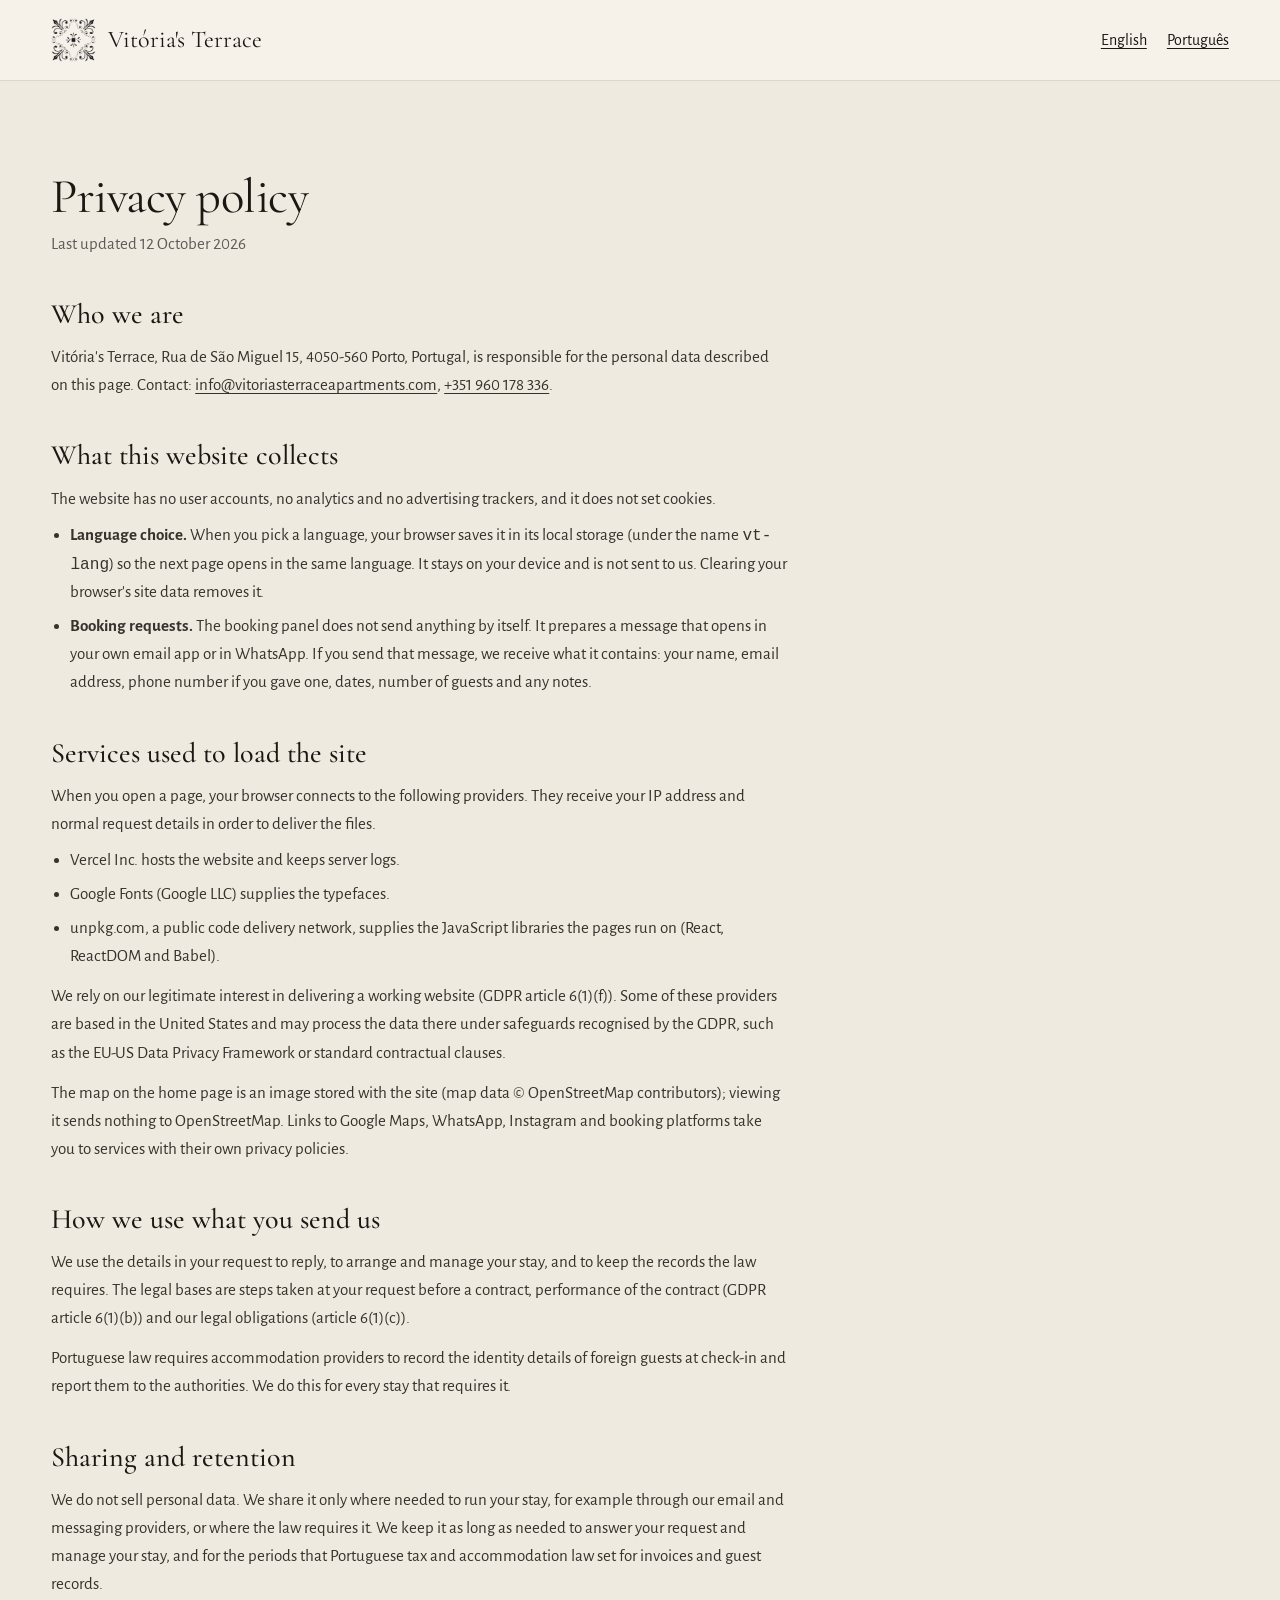
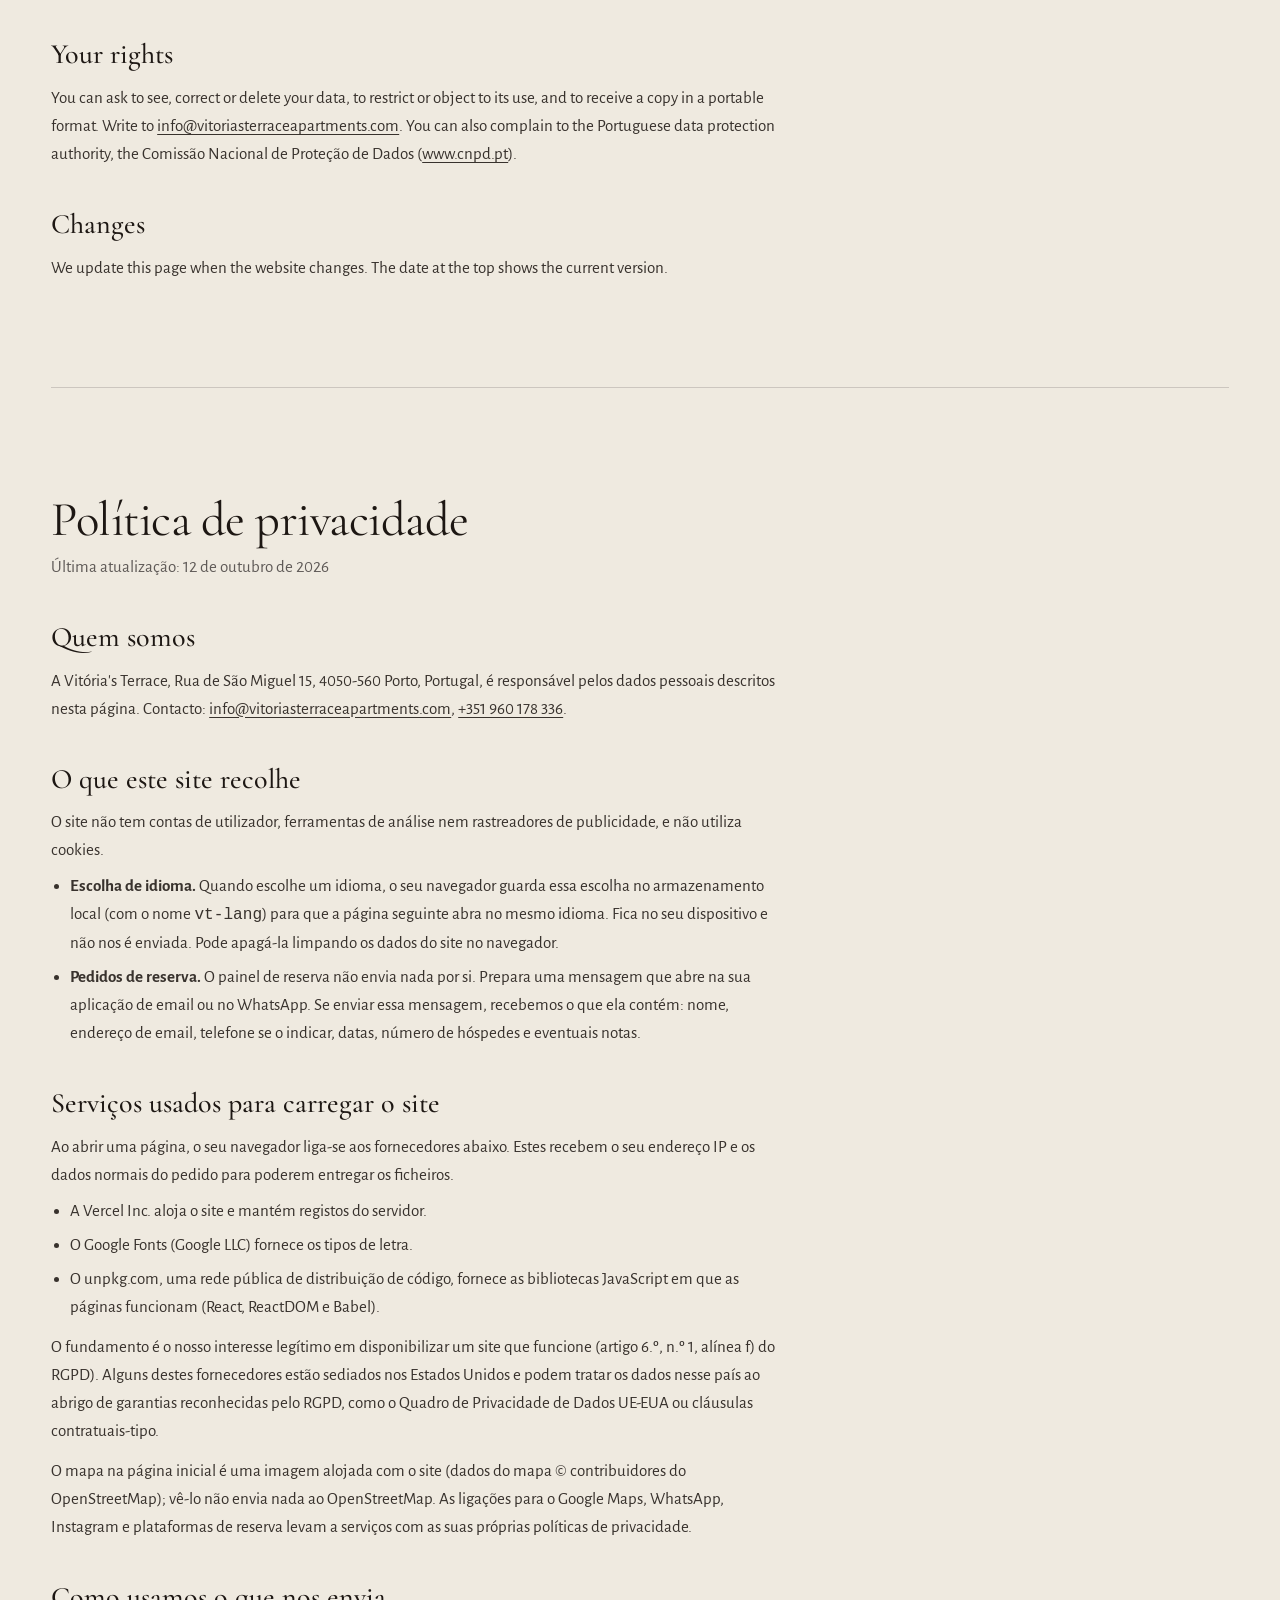
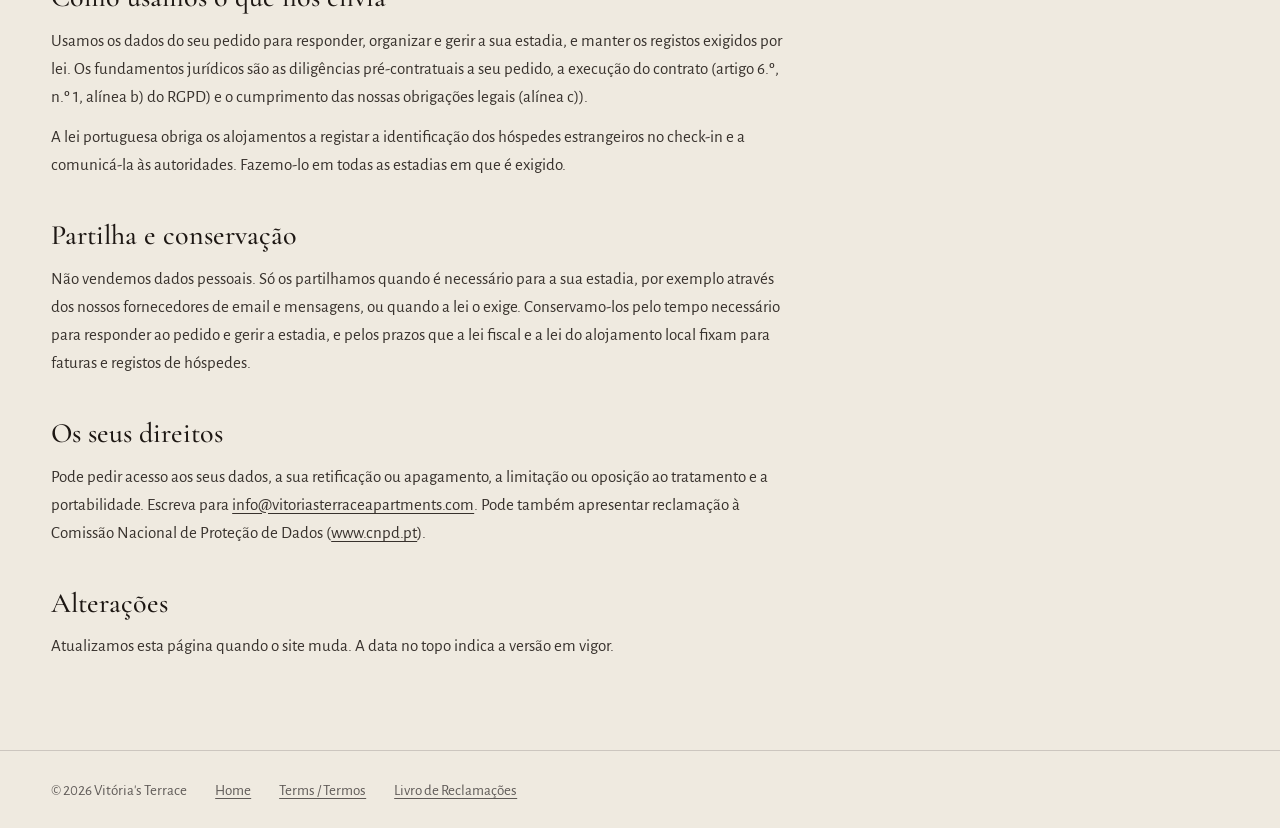
<file: privacy.html>
<!doctype html>
<html lang="en">
<head>
  <meta charset="utf-8" />
  <meta name="viewport" content="width=device-width, initial-scale=1" />
  <title>Privacy · Vitória's Terrace · Porto</title>
  <meta name="description" content="How the Vitória's Terrace website handles personal data, and how we use the details you send with a booking request." />
  <meta name="theme-color" content="#f3efe7" />
  <link rel="icon" href="assets/mark.png" type="image/png" />
  <link rel="preconnect" href="https://fonts.googleapis.com">
  <link rel="preconnect" href="https://fonts.gstatic.com" crossorigin>
  <link href="https://fonts.googleapis.com/css2?family=Alegreya+Sans:ital,wght@0,400;0,500;0,700;1,400&family=Cormorant+Garamond:ital,wght@0,400;0,500;1,400;1,500&display=swap" rel="stylesheet">
  <link rel="stylesheet" href="styles.css">
</head>
<body>
  <header class="vt-legal-bar">
    <div class="container">
      <a href="index.html" class="vt-nav__logo"><img src="assets/mark.png" alt="" width="44" height="44" /><span class="vt-nav__name">Vitória's Terrace</span></a>
      <nav aria-label="Language">
        <a href="#en" hreflang="en">English</a>
        <a href="#pt" hreflang="pt-PT">Português</a>
      </nav>
    </div>
  </header>

  <main class="container">
    <article id="en" class="vt-legal">
      <h1 class="display-md">Privacy policy</h1>
      <p class="vt-legal__updated">Last updated 12 October 2026</p>

      <h2>Who we are</h2>
      <p>Vitória's Terrace, Rua de São Miguel 15, 4050-560 Porto, Portugal, is responsible for the personal data described on this page. Contact: <a href="mailto:info@vitoriasterraceapartments.com">info@vitoriasterraceapartments.com</a>, <a href="tel:+351960178336">+351 960 178 336</a>.</p>

      <h2>What this website collects</h2>
      <p>The website has no user accounts, no analytics and no advertising trackers, and it does not set cookies.</p>
      <ul>
        <li><strong>Language choice.</strong> When you pick a language, your browser saves it in its local storage (under the name <code>vt-lang</code>) so the next page opens in the same language. It stays on your device and is not sent to us. Clearing your browser's site data removes it.</li>
        <li><strong>Booking requests.</strong> The booking panel does not send anything by itself. It prepares a message that opens in your own email app or in WhatsApp. If you send that message, we receive what it contains: your name, email address, phone number if you gave one, dates, number of guests and any notes.</li>
      </ul>

      <h2>Services used to load the site</h2>
      <p>When you open a page, your browser connects to the following providers. They receive your IP address and normal request details in order to deliver the files.</p>
      <ul>
        <li>Vercel Inc. hosts the website and keeps server logs.</li>
        <li>Google Fonts (Google LLC) supplies the typefaces.</li>
        <li>unpkg.com, a public code delivery network, supplies the JavaScript libraries the pages run on (React, ReactDOM and Babel).</li>
      </ul>
      <p>We rely on our legitimate interest in delivering a working website (GDPR article 6(1)(f)). Some of these providers are based in the United States and may process the data there under safeguards recognised by the GDPR, such as the EU-US Data Privacy Framework or standard contractual clauses.</p>
      <p>The map on the home page is an image stored with the site (map data © OpenStreetMap contributors); viewing it sends nothing to OpenStreetMap. Links to Google Maps, WhatsApp, Instagram and booking platforms take you to services with their own privacy policies.</p>

      <h2>How we use what you send us</h2>
      <p>We use the details in your request to reply, to arrange and manage your stay, and to keep the records the law requires. The legal bases are steps taken at your request before a contract, performance of the contract (GDPR article 6(1)(b)) and our legal obligations (article 6(1)(c)).</p>
      <p>Portuguese law requires accommodation providers to record the identity details of foreign guests at check-in and report them to the authorities. We do this for every stay that requires it.</p>

      <h2>Sharing and retention</h2>
      <p>We do not sell personal data. We share it only where needed to run your stay, for example through our email and messaging providers, or where the law requires it. We keep it as long as needed to answer your request and manage your stay, and for the periods that Portuguese tax and accommodation law set for invoices and guest records.</p>

      <h2>Your rights</h2>
      <p>You can ask to see, correct or delete your data, to restrict or object to its use, and to receive a copy in a portable format. Write to <a href="mailto:info@vitoriasterraceapartments.com">info@vitoriasterraceapartments.com</a>. You can also complain to the Portuguese data protection authority, the Comissão Nacional de Proteção de Dados (<a href="https://www.cnpd.pt/" rel="noopener">www.cnpd.pt</a>).</p>

      <h2>Changes</h2>
      <p>We update this page when the website changes. The date at the top shows the current version.</p>
    </article>

    <hr />

    <article id="pt" class="vt-legal" lang="pt-PT">
      <h1 class="display-md">Política de privacidade</h1>
      <p class="vt-legal__updated">Última atualização: 12 de outubro de 2026</p>

      <h2>Quem somos</h2>
      <p>A Vitória's Terrace, Rua de São Miguel 15, 4050-560 Porto, Portugal, é responsável pelos dados pessoais descritos nesta página. Contacto: <a href="mailto:info@vitoriasterraceapartments.com">info@vitoriasterraceapartments.com</a>, <a href="tel:+351960178336">+351 960 178 336</a>.</p>

      <h2>O que este site recolhe</h2>
      <p>O site não tem contas de utilizador, ferramentas de análise nem rastreadores de publicidade, e não utiliza cookies.</p>
      <ul>
        <li><strong>Escolha de idioma.</strong> Quando escolhe um idioma, o seu navegador guarda essa escolha no armazenamento local (com o nome <code>vt-lang</code>) para que a página seguinte abra no mesmo idioma. Fica no seu dispositivo e não nos é enviada. Pode apagá-la limpando os dados do site no navegador.</li>
        <li><strong>Pedidos de reserva.</strong> O painel de reserva não envia nada por si. Prepara uma mensagem que abre na sua aplicação de email ou no WhatsApp. Se enviar essa mensagem, recebemos o que ela contém: nome, endereço de email, telefone se o indicar, datas, número de hóspedes e eventuais notas.</li>
      </ul>

      <h2>Serviços usados para carregar o site</h2>
      <p>Ao abrir uma página, o seu navegador liga-se aos fornecedores abaixo. Estes recebem o seu endereço IP e os dados normais do pedido para poderem entregar os ficheiros.</p>
      <ul>
        <li>A Vercel Inc. aloja o site e mantém registos do servidor.</li>
        <li>O Google Fonts (Google LLC) fornece os tipos de letra.</li>
        <li>O unpkg.com, uma rede pública de distribuição de código, fornece as bibliotecas JavaScript em que as páginas funcionam (React, ReactDOM e Babel).</li>
      </ul>
      <p>O fundamento é o nosso interesse legítimo em disponibilizar um site que funcione (artigo 6.º, n.º 1, alínea f) do RGPD). Alguns destes fornecedores estão sediados nos Estados Unidos e podem tratar os dados nesse país ao abrigo de garantias reconhecidas pelo RGPD, como o Quadro de Privacidade de Dados UE-EUA ou cláusulas contratuais-tipo.</p>
      <p>O mapa na página inicial é uma imagem alojada com o site (dados do mapa © contribuidores do OpenStreetMap); vê-lo não envia nada ao OpenStreetMap. As ligações para o Google Maps, WhatsApp, Instagram e plataformas de reserva levam a serviços com as suas próprias políticas de privacidade.</p>

      <h2>Como usamos o que nos envia</h2>
      <p>Usamos os dados do seu pedido para responder, organizar e gerir a sua estadia, e manter os registos exigidos por lei. Os fundamentos jurídicos são as diligências pré-contratuais a seu pedido, a execução do contrato (artigo 6.º, n.º 1, alínea b) do RGPD) e o cumprimento das nossas obrigações legais (alínea c)).</p>
      <p>A lei portuguesa obriga os alojamentos a registar a identificação dos hóspedes estrangeiros no check-in e a comunicá-la às autoridades. Fazemo-lo em todas as estadias em que é exigido.</p>

      <h2>Partilha e conservação</h2>
      <p>Não vendemos dados pessoais. Só os partilhamos quando é necessário para a sua estadia, por exemplo através dos nossos fornecedores de email e mensagens, ou quando a lei o exige. Conservamo-los pelo tempo necessário para responder ao pedido e gerir a estadia, e pelos prazos que a lei fiscal e a lei do alojamento local fixam para faturas e registos de hóspedes.</p>

      <h2>Os seus direitos</h2>
      <p>Pode pedir acesso aos seus dados, a sua retificação ou apagamento, a limitação ou oposição ao tratamento e a portabilidade. Escreva para <a href="mailto:info@vitoriasterraceapartments.com">info@vitoriasterraceapartments.com</a>. Pode também apresentar reclamação à Comissão Nacional de Proteção de Dados (<a href="https://www.cnpd.pt/" rel="noopener">www.cnpd.pt</a>).</p>

      <h2>Alterações</h2>
      <p>Atualizamos esta página quando o site muda. A data no topo indica a versão em vigor.</p>
    </article>
  </main>

  <footer class="vt-legal-foot">
    <div class="container">
      <span>© 2026 Vitória's Terrace</span>
      <a href="index.html">Home</a>
      <a href="terms.html">Terms / Termos</a>
      <a href="https://www.livroreclamacoes.pt/" rel="noopener">Livro de Reclamações</a>
    </div>
  </footer>
</body>
</html>
</file>
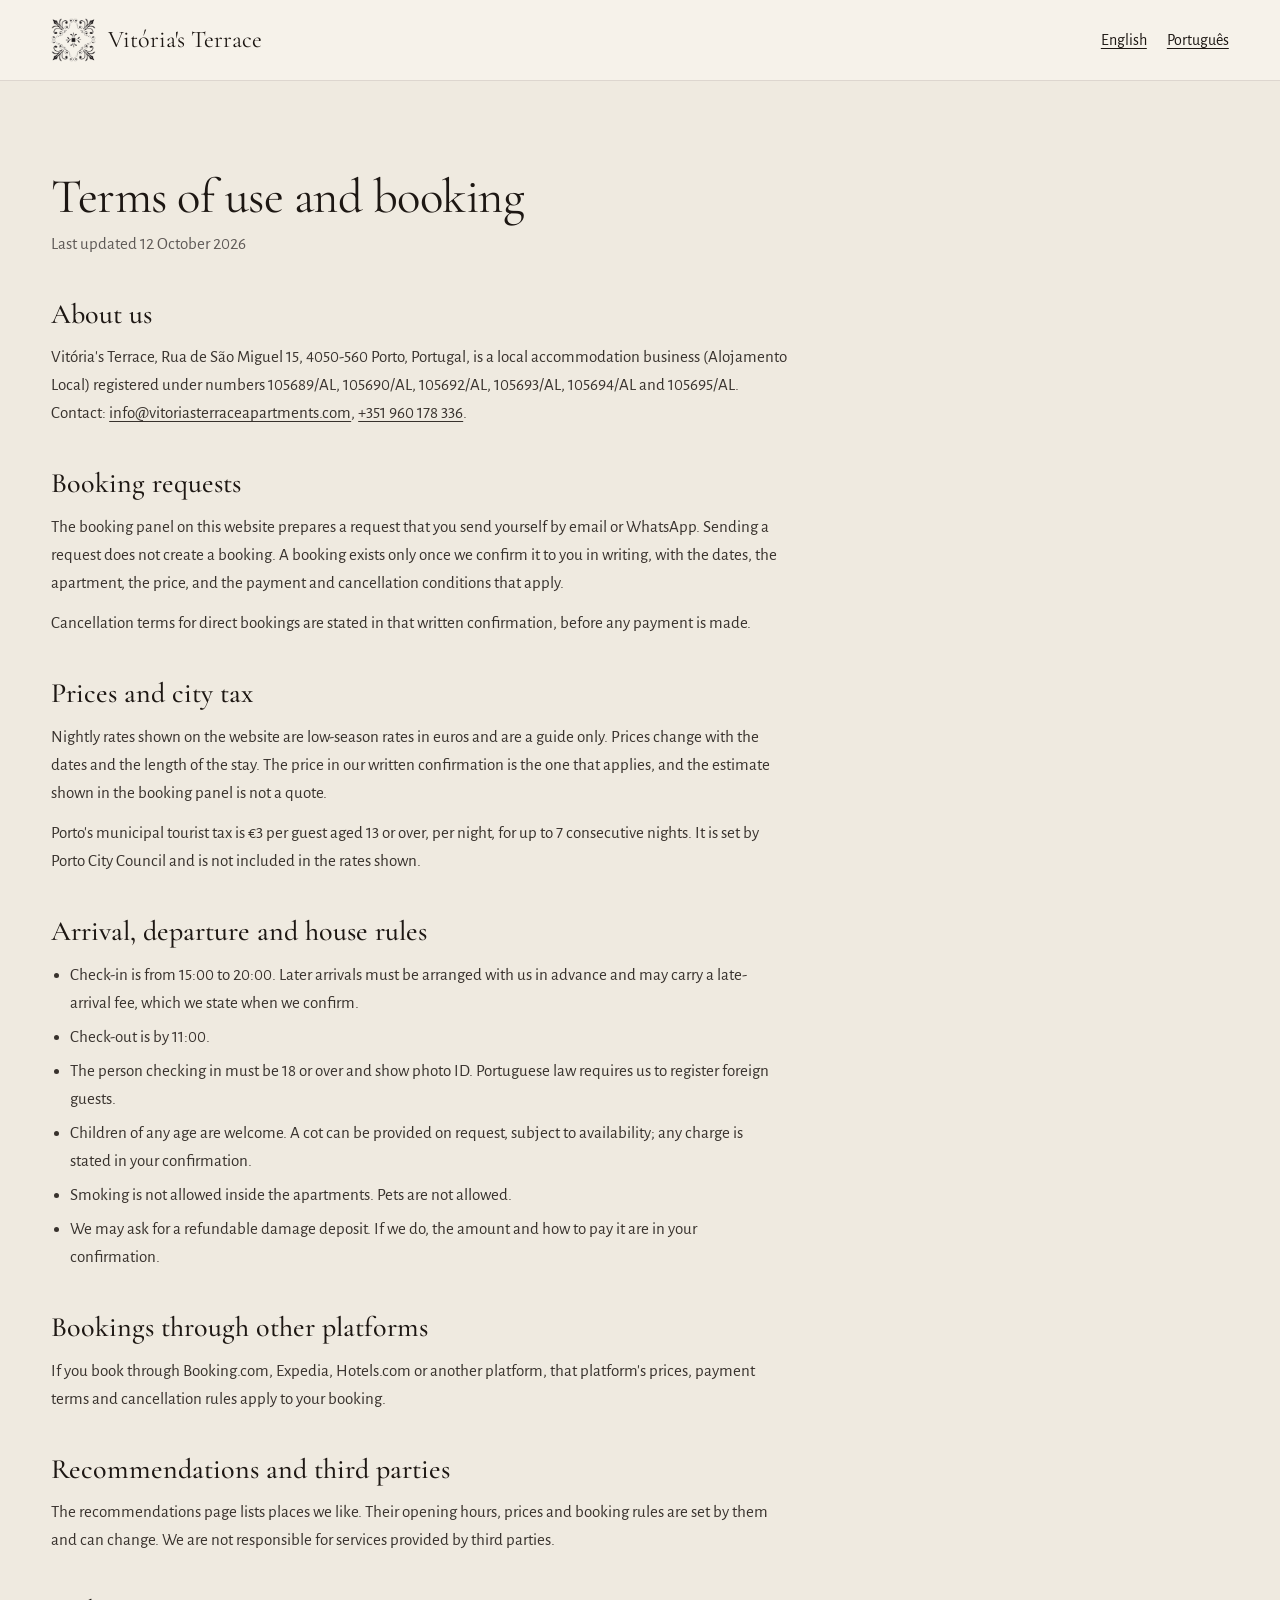
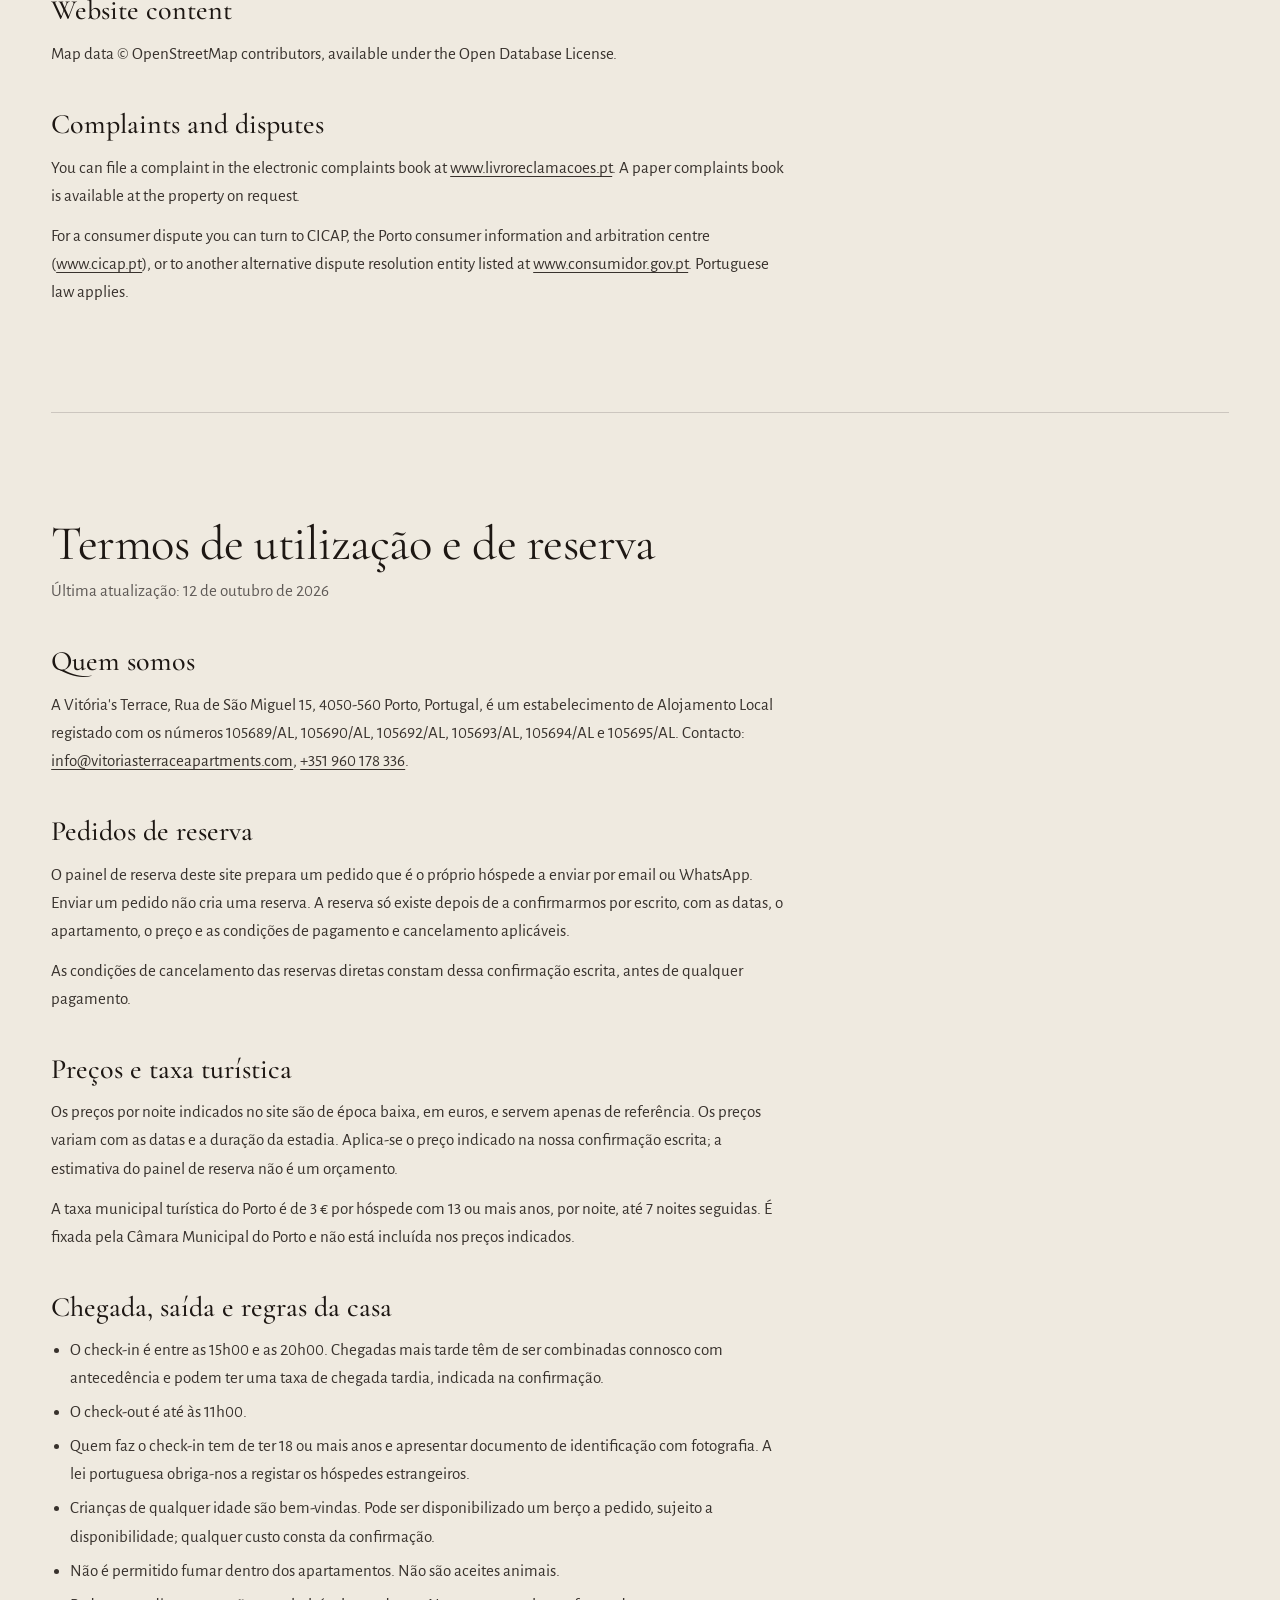
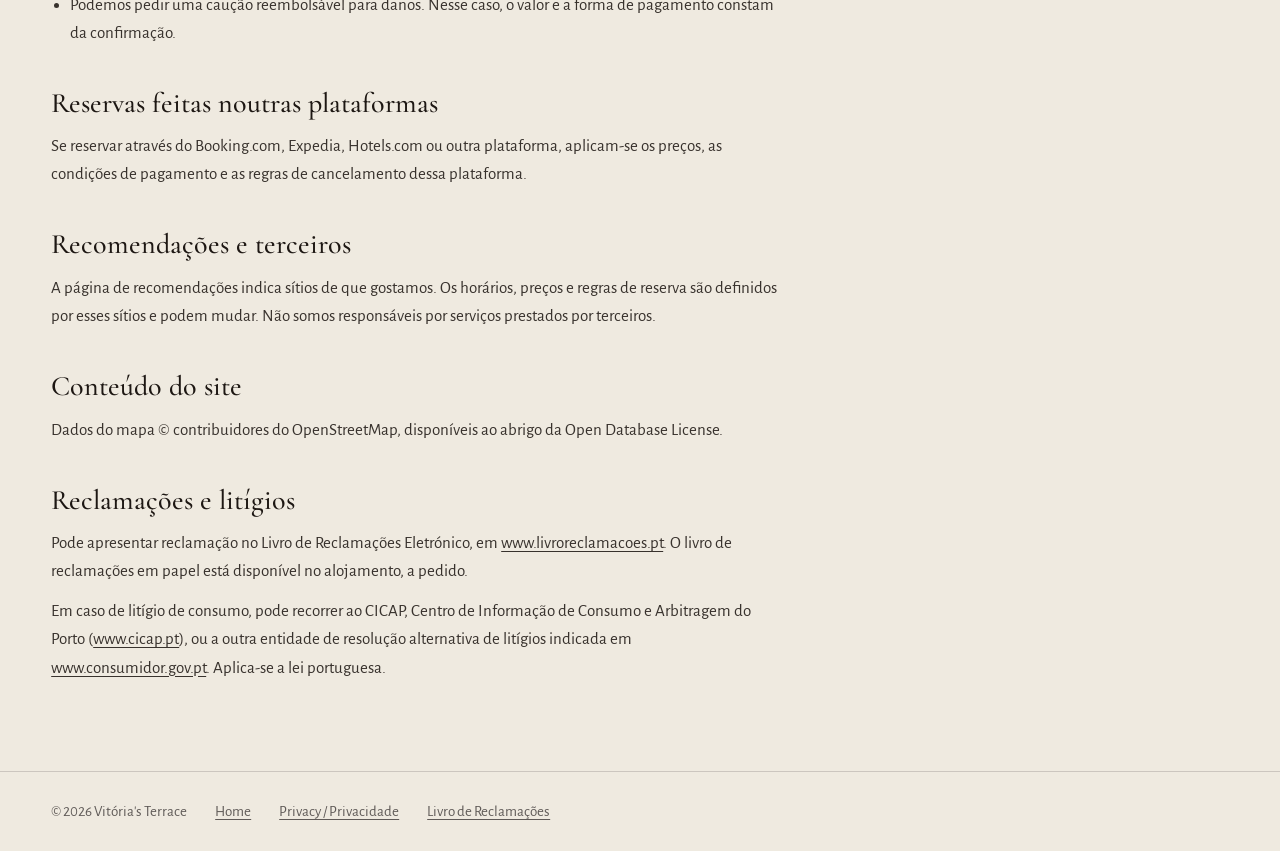
<file: terms.html>
<!doctype html>
<html lang="en">
<head>
  <meta charset="utf-8" />
  <meta name="viewport" content="width=device-width, initial-scale=1" />
  <title>Terms · Vitória's Terrace · Porto</title>
  <meta name="description" content="Terms for using the Vitória's Terrace website and for booking requests: prices, city tax, check-in and check-out, house rules and complaints." />
  <meta name="theme-color" content="#f3efe7" />
  <link rel="icon" href="assets/mark.png" type="image/png" />
  <link rel="preconnect" href="https://fonts.googleapis.com">
  <link rel="preconnect" href="https://fonts.gstatic.com" crossorigin>
  <link href="https://fonts.googleapis.com/css2?family=Alegreya+Sans:ital,wght@0,400;0,500;0,700;1,400&family=Cormorant+Garamond:ital,wght@0,400;0,500;1,400;1,500&display=swap" rel="stylesheet">
  <link rel="stylesheet" href="styles.css">
</head>
<body>
  <header class="vt-legal-bar">
    <div class="container">
      <a href="index.html" class="vt-nav__logo"><img src="assets/mark.png" alt="" width="44" height="44" /><span class="vt-nav__name">Vitória's Terrace</span></a>
      <nav aria-label="Language">
        <a href="#en" hreflang="en">English</a>
        <a href="#pt" hreflang="pt-PT">Português</a>
      </nav>
    </div>
  </header>

  <main class="container">
    <article id="en" class="vt-legal">
      <h1 class="display-md">Terms of use and booking</h1>
      <p class="vt-legal__updated">Last updated 12 October 2026</p>

      <h2>About us</h2>
      <p>Vitória's Terrace, Rua de São Miguel 15, 4050-560 Porto, Portugal, is a local accommodation business (Alojamento Local) registered under numbers 105689/AL, 105690/AL, 105692/AL, 105693/AL, 105694/AL and 105695/AL. Contact: <a href="mailto:info@vitoriasterraceapartments.com">info@vitoriasterraceapartments.com</a>, <a href="tel:+351960178336">+351 960 178 336</a>.</p>

      <h2>Booking requests</h2>
      <p>The booking panel on this website prepares a request that you send yourself by email or WhatsApp. Sending a request does not create a booking. A booking exists only once we confirm it to you in writing, with the dates, the apartment, the price, and the payment and cancellation conditions that apply.</p>
      <p>Cancellation terms for direct bookings are stated in that written confirmation, before any payment is made.</p>

      <h2>Prices and city tax</h2>
      <p>Nightly rates shown on the website are low-season rates in euros and are a guide only. Prices change with the dates and the length of the stay. The price in our written confirmation is the one that applies, and the estimate shown in the booking panel is not a quote.</p>
      <p>Porto's municipal tourist tax is €3 per guest aged 13 or over, per night, for up to 7 consecutive nights. It is set by Porto City Council and is not included in the rates shown.</p>

      <h2>Arrival, departure and house rules</h2>
      <ul>
        <li>Check-in is from 15:00 to 20:00. Later arrivals must be arranged with us in advance and may carry a late-arrival fee, which we state when we confirm.</li>
        <li>Check-out is by 11:00.</li>
        <li>The person checking in must be 18 or over and show photo ID. Portuguese law requires us to register foreign guests.</li>
        <li>Children of any age are welcome. A cot can be provided on request, subject to availability; any charge is stated in your confirmation.</li>
        <li>Smoking is not allowed inside the apartments. Pets are not allowed.</li>
        <li>We may ask for a refundable damage deposit. If we do, the amount and how to pay it are in your confirmation.</li>
      </ul>

      <h2>Bookings through other platforms</h2>
      <p>If you book through Booking.com, Expedia, Hotels.com or another platform, that platform's prices, payment terms and cancellation rules apply to your booking.</p>

      <h2>Recommendations and third parties</h2>
      <p>The recommendations page lists places we like. Their opening hours, prices and booking rules are set by them and can change. We are not responsible for services provided by third parties.</p>

      <h2>Website content</h2>
      <p>Map data © OpenStreetMap contributors, available under the Open Database License.</p>

      <h2>Complaints and disputes</h2>
      <p>You can file a complaint in the electronic complaints book at <a href="https://www.livroreclamacoes.pt/" rel="noopener">www.livroreclamacoes.pt</a>. A paper complaints book is available at the property on request.</p>
      <p>For a consumer dispute you can turn to CICAP, the Porto consumer information and arbitration centre (<a href="https://www.cicap.pt/" rel="noopener">www.cicap.pt</a>), or to another alternative dispute resolution entity listed at <a href="https://www.consumidor.gov.pt/" rel="noopener">www.consumidor.gov.pt</a>. Portuguese law applies.</p>
    </article>

    <hr />

    <article id="pt" class="vt-legal" lang="pt-PT">
      <h1 class="display-md">Termos de utilização e de reserva</h1>
      <p class="vt-legal__updated">Última atualização: 12 de outubro de 2026</p>

      <h2>Quem somos</h2>
      <p>A Vitória's Terrace, Rua de São Miguel 15, 4050-560 Porto, Portugal, é um estabelecimento de Alojamento Local registado com os números 105689/AL, 105690/AL, 105692/AL, 105693/AL, 105694/AL e 105695/AL. Contacto: <a href="mailto:info@vitoriasterraceapartments.com">info@vitoriasterraceapartments.com</a>, <a href="tel:+351960178336">+351 960 178 336</a>.</p>

      <h2>Pedidos de reserva</h2>
      <p>O painel de reserva deste site prepara um pedido que é o próprio hóspede a enviar por email ou WhatsApp. Enviar um pedido não cria uma reserva. A reserva só existe depois de a confirmarmos por escrito, com as datas, o apartamento, o preço e as condições de pagamento e cancelamento aplicáveis.</p>
      <p>As condições de cancelamento das reservas diretas constam dessa confirmação escrita, antes de qualquer pagamento.</p>

      <h2>Preços e taxa turística</h2>
      <p>Os preços por noite indicados no site são de época baixa, em euros, e servem apenas de referência. Os preços variam com as datas e a duração da estadia. Aplica-se o preço indicado na nossa confirmação escrita; a estimativa do painel de reserva não é um orçamento.</p>
      <p>A taxa municipal turística do Porto é de 3 € por hóspede com 13 ou mais anos, por noite, até 7 noites seguidas. É fixada pela Câmara Municipal do Porto e não está incluída nos preços indicados.</p>

      <h2>Chegada, saída e regras da casa</h2>
      <ul>
        <li>O check-in é entre as 15h00 e as 20h00. Chegadas mais tarde têm de ser combinadas connosco com antecedência e podem ter uma taxa de chegada tardia, indicada na confirmação.</li>
        <li>O check-out é até às 11h00.</li>
        <li>Quem faz o check-in tem de ter 18 ou mais anos e apresentar documento de identificação com fotografia. A lei portuguesa obriga-nos a registar os hóspedes estrangeiros.</li>
        <li>Crianças de qualquer idade são bem-vindas. Pode ser disponibilizado um berço a pedido, sujeito a disponibilidade; qualquer custo consta da confirmação.</li>
        <li>Não é permitido fumar dentro dos apartamentos. Não são aceites animais.</li>
        <li>Podemos pedir uma caução reembolsável para danos. Nesse caso, o valor e a forma de pagamento constam da confirmação.</li>
      </ul>

      <h2>Reservas feitas noutras plataformas</h2>
      <p>Se reservar através do Booking.com, Expedia, Hotels.com ou outra plataforma, aplicam-se os preços, as condições de pagamento e as regras de cancelamento dessa plataforma.</p>

      <h2>Recomendações e terceiros</h2>
      <p>A página de recomendações indica sítios de que gostamos. Os horários, preços e regras de reserva são definidos por esses sítios e podem mudar. Não somos responsáveis por serviços prestados por terceiros.</p>

      <h2>Conteúdo do site</h2>
      <p>Dados do mapa © contribuidores do OpenStreetMap, disponíveis ao abrigo da Open Database License.</p>

      <h2>Reclamações e litígios</h2>
      <p>Pode apresentar reclamação no Livro de Reclamações Eletrónico, em <a href="https://www.livroreclamacoes.pt/" rel="noopener">www.livroreclamacoes.pt</a>. O livro de reclamações em papel está disponível no alojamento, a pedido.</p>
      <p>Em caso de litígio de consumo, pode recorrer ao CICAP, Centro de Informação de Consumo e Arbitragem do Porto (<a href="https://www.cicap.pt/" rel="noopener">www.cicap.pt</a>), ou a outra entidade de resolução alternativa de litígios indicada em <a href="https://www.consumidor.gov.pt/" rel="noopener">www.consumidor.gov.pt</a>. Aplica-se a lei portuguesa.</p>
    </article>
  </main>

  <footer class="vt-legal-foot">
    <div class="container">
      <span>© 2026 Vitória's Terrace</span>
      <a href="index.html">Home</a>
      <a href="privacy.html">Privacy / Privacidade</a>
      <a href="https://www.livroreclamacoes.pt/" rel="noopener">Livro de Reclamações</a>
    </div>
  </footer>
</body>
</html>
</file>
<file: styles.css>
/* Vitoria's Terrace: design tokens & base */
:root {
  /* Warm limewash paper, never pure white */
  --paper: oklch(0.962 0.011 82);
  --bone: oklch(0.938 0.014 80);
  --bone-2: oklch(0.905 0.017 78);
  --ink: oklch(0.21 0.012 60);
  --ink-soft: oklch(0.32 0.012 60);
  --granite: oklch(0.47 0.008 55);
  --rule: oklch(0.83 0.012 70);
  --rule-soft: oklch(0.88 0.012 72);
  /* Azulejo cobalt and tile ochre */
  --porto: oklch(0.42 0.1 255);
  --porto-deep: oklch(0.36 0.1 255);
  --ochre: oklch(0.74 0.1 75);
  --ochre-deep: oklch(0.5 0.09 68);

  --serif: "Cormorant Garamond", "Cormorant", Georgia, serif;
  --sans: "Alegreya Sans", "Apple SD Gothic Neo", "Noto Sans KR", "Hiragino Sans", "Noto Sans JP", system-ui, sans-serif;
}

* { box-sizing: border-box; margin: 0; padding: 0; }

html, body {
  background: var(--bone);
  color: var(--ink);
  font-family: var(--sans);
  font-size: 16px;
  line-height: 1.55;
  font-variant-numeric: lining-nums;
  -webkit-font-smoothing: antialiased;
  text-rendering: optimizeLegibility;
}

body { overflow-x: hidden; }

img { display: block; max-width: 100%; }

html { scroll-padding-top: 96px; }

button { font-family: inherit; font-size: inherit; cursor: pointer; border: none; background: none; color: inherit; text-align: inherit; }

a { color: inherit; text-decoration: none; }

:focus-visible { outline: 2px solid var(--porto); outline-offset: 2px; }
[tabindex="-1"]:focus { outline: none; }

::selection { background: var(--porto); color: var(--paper); }

/* ── Type ────────────────────────────────────────── */
.serif { font-family: var(--serif); font-weight: 400; }

.eyebrow {
  font-family: var(--sans);
  font-size: 13px;
  font-weight: 500;
  letter-spacing: 0.08em;
  text-transform: uppercase;
  color: var(--granite);
}

.display-xl {
  font-family: var(--serif);
  font-weight: 400;
  font-size: clamp(42px, 8vw, 124px);
  line-height: 0.98;
  letter-spacing: -0.015em;
}

.display-md {
  font-family: var(--serif);
  font-weight: 400;
  font-size: clamp(34px, 3.8vw, 56px);
  line-height: 1.05;
  letter-spacing: -0.01em;
  text-wrap: balance;
}

.display-sm {
  font-family: var(--serif);
  font-weight: 400;
  font-size: clamp(23px, 2.2vw, 30px);
  line-height: 1.25;
}

.body-lg {
  font-size: 19px;
  line-height: 1.6;
  color: var(--ink-soft);
  text-wrap: pretty;
}

.body { font-size: 16px; line-height: 1.6; color: var(--ink-soft); text-wrap: pretty; }

.link-u { text-decoration: underline; text-decoration-thickness: 1px; text-underline-offset: 0.2em; }
.link-u:hover { text-decoration-thickness: 2px; }

/* ── Layout ──────────────────────────────────────── */
.container {
  max-width: 1360px;
  padding-inline: clamp(16px, 4vw, 56px);
  margin-inline: auto;
}

.section { padding-block: clamp(64px, 9vw, 128px); }
.section--paper { background: var(--paper); }
.section--bone { background: var(--bone); }

.sec-title { margin-bottom: clamp(32px, 4vw, 56px); max-width: 22ch; }

/* ── Buttons ─────────────────────────────────────── */
.btn {
  display: inline-flex;
  align-items: center;
  justify-content: center;
  min-height: 48px;
  padding: 12px 22px;
  font-family: var(--sans);
  font-size: 16px;
  font-weight: 500;
  letter-spacing: 0.01em;
  border: 1px solid currentColor;
  background: transparent;
  color: var(--ink);
  border-radius: 0;
}
.btn:hover { background: var(--ink); border-color: var(--ink); color: var(--paper); }
.btn:disabled { opacity: 0.45; cursor: not-allowed; }
.btn:disabled:hover { background: transparent; color: var(--ink); }

.btn--primary { background: var(--ink); color: var(--paper); border-color: var(--ink); }
.btn--primary:hover { background: var(--porto-deep); border-color: var(--porto-deep); }
.btn--primary:disabled:hover { background: var(--ink); color: var(--paper); }

.btn--light { background: var(--paper); color: var(--ink); border-color: var(--paper); }
.btn--light:hover { background: var(--ink); color: var(--paper); border-color: var(--ink); }

.btn--outline-light { color: var(--paper); border-color: currentColor; }
.btn--outline-light:hover { background: var(--paper); color: var(--ink); border-color: var(--paper); }

.btn--sm { min-height: 44px; padding: 10px 18px; font-size: 15px; }

/* ── Images ──────────────────────────────────────── */
/* Frames carry a tinted placeholder at the final aspect ratio, so the layout
   holds still and something is visible while photos load. */
.img-frame { overflow: hidden; background: var(--bone-2); position: relative; }
.img-cover { width: 100%; height: 100%; object-fit: cover; }

.cap {
  font-family: var(--serif);
  font-style: italic;
  font-size: 16px;
  color: var(--granite);
  margin-top: 12px;
}

/* ── Boot shell (static HTML shown until scripts run) ─ */
.vt-boot { min-height: 100svh; background: var(--bone); }
.vt-boot__bar { border-bottom: 1px solid var(--rule-soft); background: var(--paper); }
.vt-boot__bar .container { min-height: 80px; display: flex; align-items: center; justify-content: space-between; gap: 16px; }
.vt-boot { position: relative; }
.vt-boot__brand { display: flex; align-items: center; gap: 12px; }
.vt-boot__brand img { height: 44px; width: auto; }
/* If the scripts have not run after a few seconds (blocked CDN, old browser),
   show a way to reach us. The text also starts the web-font downloads early. */
.vt-boot__fallback {
  position: absolute; top: 96px; left: clamp(16px, 4vw, 56px); right: clamp(16px, 4vw, 56px); z-index: 1;
  max-width: 36em; padding: 12px 16px; background: var(--paper);
  font-size: 15px; color: var(--granite); visibility: hidden; animation: vt-show 0s 10s forwards;
}
.vt-boot__fallback a { text-decoration: underline; color: var(--ink); }
.vt-boot__fallback .serif { font-size: 17px; }
@keyframes vt-show { to { visibility: visible; } }
.vt-boot__hero { position: relative; height: calc(100svh - 80px); background: var(--ink); overflow: hidden; }
.vt-boot__photo { width: 100%; height: 100%; object-fit: cover; object-position: 50% 70%; opacity: 0.45; }
.vt-noscript { padding: 120px clamp(16px, 4vw, 56px); max-width: 640px; font-size: 18px; }
.vt-noscript a { text-decoration: underline; }

/* ── Nav ─────────────────────────────────────────── */
.vt-nav {
  position: fixed; top: 0; left: 0; right: 0; z-index: 100;
  background: var(--paper);
  color: var(--ink);
  border-bottom: 1px solid var(--rule-soft);
}
.vt-nav__row {
  display: flex; align-items: center; justify-content: space-between;
  min-height: 80px;
}
.vt-nav__logo { display: flex; align-items: center; gap: 12px; }
.vt-nav__logo img { height: 44px; width: auto; }
.vt-nav__name { font-family: var(--serif); font-size: 24px; line-height: 1; color: var(--ink); white-space: nowrap; }
.vt-nav__links { display: flex; align-items: center; gap: clamp(18px, 2.2vw, 32px); }
.vt-nav__menu-btn, .vt-nav__sheet { display: none; }
@media (max-width: 1100px) {
  .vt-nav__links { display: none; }
  .vt-nav__menu-btn { display: block; }
  .vt-nav__sheet { display: block; }
}
.vt-nav__link { font-family: var(--serif); font-size: 19px; }
.vt-nav__link:hover, .vt-nav__link[aria-current="page"] { text-decoration: underline; text-decoration-thickness: 1px; text-underline-offset: 0.25em; }
.vt-nav__lang { position: relative; }
.vt-nav__lang-btn { font-size: 15px; font-weight: 500; letter-spacing: 0.06em; padding: 12px 8px; min-height: 44px; }
.vt-nav__lang-btn:hover { text-decoration: underline; text-underline-offset: 0.25em; }
.vt-nav__lang-menu {
  position: absolute; right: 0; top: calc(100% + 8px);
  background: var(--paper); color: var(--ink);
  border: 1px solid var(--rule);
  padding: 6px 0; min-width: 150px;
}
.vt-nav__lang-menu button { display: block; width: 100%; padding: 10px 16px; font-size: 15px; }
.vt-nav__lang-menu button:hover { background: var(--bone); }
.vt-nav__lang-menu button[aria-current="true"] { color: var(--porto); font-weight: 500; }
.vt-nav__menu-btn { font-size: 16px; font-weight: 500; padding: 12px 4px; min-height: 44px; }
.vt-nav__sheet {
  background: var(--paper); color: var(--ink);
  border-top: 1px solid var(--rule);
  padding: 16px clamp(16px, 4vw, 56px) 28px;
  height: calc(100svh - 80px); overflow-y: auto;
}
.vt-nav__sheet a { display: block; padding: 14px 0; border-bottom: 1px solid var(--rule-soft); font-family: var(--serif); font-size: 22px; }
.vt-nav__sheet a[aria-current="page"] { color: var(--porto); }
.vt-lang-row { display: flex; flex-wrap: wrap; gap: 8px; }
.vt-lang-row button {
  min-width: 48px; min-height: 44px; padding: 10px 12px;
  font-size: 14px; font-weight: 500; letter-spacing: 0.06em;
  border: 1px solid var(--rule);
}
.vt-lang-row button[aria-pressed="true"] { background: var(--ink); color: var(--paper); border-color: var(--ink); }

/* ── Hero ────────────────────────────────────────── */
.vt-hero { position: relative; min-height: calc(100svh - 80px); margin-top: 80px; background: var(--ink); color: var(--paper); overflow: hidden; }
.vt-hero__photo { position: absolute; inset: 0; width: 100%; height: 100%; object-fit: cover; object-position: 50% 70%; }
.vt-hero__scrim { position: absolute; inset: 0; background: rgba(24, 21, 17, 0.55); }
.vt-hero__inner {
  position: relative; min-height: calc(100svh - 80px);
  display: flex; flex-direction: column; justify-content: flex-end;
  padding-top: 64px; padding-bottom: clamp(48px, 10vh, 112px);
}
.vt-hero__sub { color: var(--paper); max-width: 34em; margin-top: 28px; }
.vt-hero__actions { display: flex; gap: 28px; align-items: center; margin-top: 36px; flex-wrap: wrap; }
.vt-hero__actions a { font-size: 17px; }

/* ── Apartments ──────────────────────────────────── */
.vt-tabs {
  display: grid; grid-template-columns: repeat(4, minmax(0, 1fr));
  column-gap: 20px;
  border-bottom: 1px solid var(--rule);
  margin-bottom: clamp(32px, 4vw, 56px);
}
.vt-tab {
  display: flex; flex-direction: column; justify-content: flex-start;
  padding: 18px 0 16px;
  border-bottom: 2px solid transparent;
  margin-bottom: -1px;
  color: var(--granite);
}
.vt-tab:hover { color: var(--ink); }
.vt-tab[aria-selected="true"] { color: var(--ink); border-bottom-color: var(--ink); }
.vt-tab__name { font-family: var(--serif); font-size: clamp(20px, 1.8vw, 24px); line-height: 1.15; margin-bottom: 4px; }
.vt-tab__meta { font-size: 14px; margin-top: auto; padding-top: 4px; }
.vt-name-view { display: block; }
.vt-choice__name { font-size: 20px; display: block; line-height: 1.2; }

.vt-apt-content {
  display: grid;
  grid-template-columns: minmax(0, 1.4fr) minmax(0, 1fr);
  gap: clamp(32px, 5vw, 72px);
}
.vt-gallery { margin-top: clamp(56px, 7vw, 96px); padding-top: 32px; border-top: 1px solid var(--rule); max-width: 980px; }
.vt-gallery__note { font-size: 16px; color: var(--granite); margin: 6px 0 20px; max-width: 40em; }
.vt-gallery__main { aspect-ratio: 3 / 2; margin-bottom: 10px; }
.vt-gallery__thumbs { display: grid; grid-template-columns: repeat(12, 1fr); gap: 8px; }
.vt-apt-thumb { aspect-ratio: 1 / 1; padding: 0; border: 2px solid transparent; }
.vt-apt-thumb[aria-pressed="true"] { border-color: var(--ink); }
.vt-apt-thumb img { width: 100%; height: 100%; object-fit: cover; }
.vt-apt-tagline { color: var(--ochre-deep); margin-bottom: 12px; }
.vt-apt-specs {
  display: flex; flex-wrap: wrap; gap: 6px 24px;
  padding-block: 16px; margin: 24px 0;
  border-top: 1px solid var(--rule); border-bottom: 1px solid var(--rule);
  font-size: 15px; color: var(--ink-soft);
}
.vt-features {
  list-style: none;
  display: grid; grid-template-columns: 1fr 1fr; column-gap: 24px;
  margin: 0 0 32px;
}
.vt-features li { padding: 10px 0; border-top: 1px solid var(--rule-soft); font-size: 15px; color: var(--ink-soft); }
.vt-apt-price {
  display: flex; align-items: flex-end; justify-content: space-between; gap: 16px; flex-wrap: wrap;
  padding-top: 24px; border-top: 1px solid var(--rule);
}
.vt-apt-price__amount { font-family: var(--serif); font-size: 40px; line-height: 1; font-variant-numeric: lining-nums; }
.vt-apt-price__amount--note { font-size: 26px; font-style: italic; }
.vt-apt-price__label { font-size: 14px; color: var(--granite); margin-top: 6px; }

/* ── Story ───────────────────────────────────────── */
.vt-story-grid {
  display: grid;
  grid-template-columns: minmax(0, 1.1fr) minmax(0, 1fr);
  gap: clamp(32px, 6vw, 96px);
  align-items: start;
}
.vt-story-text { display: grid; gap: 20px; font-size: 18px; line-height: 1.7; color: var(--ink-soft); max-width: 36em; }

/* ── Location ────────────────────────────────────── */
.vt-porto-grid {
  display: grid;
  grid-template-columns: minmax(0, 1.2fr) minmax(0, 1fr);
  gap: clamp(32px, 5vw, 72px);
  align-items: start;
}
.vt-porto-grid__media { aspect-ratio: 4 / 5; position: sticky; top: 104px; }
.vt-porto-side { display: flex; flex-direction: column; gap: 32px; }
.vt-porto-address { font-family: var(--serif); font-size: 24px; font-style: italic; margin-top: 6px; }
.vt-walk { list-style: none; border-top: 1px solid var(--rule); }
.vt-walk li {
  display: grid; grid-template-columns: 80px 1fr; gap: 16px;
  padding: 10px 0; border-bottom: 1px solid var(--rule-soft);
  font-size: 16px;
}
.vt-walk__time { color: var(--granite); font-variant-numeric: tabular-nums; }

.vt-porto-map {
  position: relative; display: block;
  aspect-ratio: 4 / 3; overflow: hidden;
  background: var(--bone-2);
  border: 1px solid var(--rule);
}
.vt-porto-map img { width: 100%; height: 100%; object-fit: cover; }
.vt-porto-map__pin {
  position: absolute; width: 16px; height: 16px; margin: -8px 0 0 -8px;
  border-radius: 50%;
  background: var(--porto);
  border: 3px solid var(--paper);
  outline: 1px solid var(--porto);
  pointer-events: none;
}
.vt-porto-map__cta {
  position: absolute; bottom: 0; right: 0;
  padding: 12px 16px;
  font-size: 15px; font-weight: 500;
  color: var(--paper); background: var(--ink);
}
.vt-porto-map:hover .vt-porto-map__cta { background: var(--porto-deep); }
.vt-porto-map__attr {
  position: absolute; bottom: 4px; left: 8px;
  font-size: 11px; color: rgba(24, 21, 17, 0.7);
  pointer-events: none;
}

/* ── Included ────────────────────────────────────── */
.vt-amenities-outer {
  display: grid;
  grid-template-columns: minmax(0, 1fr) minmax(0, 1.4fr);
  gap: clamp(32px, 5vw, 96px);
}
.vt-amenities {
  list-style: none;
  display: grid; grid-template-columns: 1fr 1fr; column-gap: clamp(24px, 4vw, 56px);
  border-top: 1px solid var(--rule);
}
.vt-amenities li { padding: 16px 0; border-bottom: 1px solid var(--rule-soft); }
.vt-amenities__label { font-family: var(--serif); font-size: 22px; line-height: 1.2; }
.vt-amenities__note { font-size: 15px; color: var(--granite); margin-top: 2px; }
.vt-arrival { margin-top: 32px; padding-top: 20px; border-top: 1px solid var(--rule); max-width: 380px; }
.vt-arrival h3 { margin-bottom: 8px; }
.vt-arrival p { font-size: 16px; line-height: 1.6; color: var(--ink-soft); }

/* ── Reviews ─────────────────────────────────────── */
.vt-scores { width: 100%; max-width: 860px; border-collapse: collapse; font-size: 16px; }
.vt-scores th {
  text-align: left; font-weight: 500; font-size: 13px; letter-spacing: 0.08em; text-transform: uppercase;
  color: var(--granite); padding: 0 16px 12px 0; border-bottom: 1px solid var(--rule);
}
.vt-scores td { padding: 16px 16px 16px 0; border-bottom: 1px solid var(--rule-soft); vertical-align: baseline; }
.vt-scores td:last-child, .vt-scores th:last-child { padding-right: 0; text-align: right; }
.vt-scores__platform { font-family: var(--serif); font-size: 22px; }
.vt-scores__score { font-family: var(--serif); font-size: 30px; line-height: 1; font-variant-numeric: lining-nums tabular-nums; }
.vt-scores td:nth-child(2) { white-space: nowrap; }
.vt-scores__out { font-size: 18px; color: var(--granite); }
.vt-scores a { text-decoration: underline; text-underline-offset: 0.2em; }
.vt-scores-total { margin-top: 16px; font-size: 15px; color: var(--granite); }


/* ── Footer ──────────────────────────────────────── */
.vt-footer { background: var(--ink); color: var(--paper); padding-top: clamp(64px, 8vw, 96px); padding-bottom: 32px; }
.vt-footer a:hover { text-decoration: underline; text-underline-offset: 0.2em; }
.vt-footer :focus-visible, .vt-hero :focus-visible { outline-color: var(--paper); }
.vt-footer__logo { height: 88px; width: auto; filter: invert(1); margin-bottom: 24px; }
.vt-footer__muted { color: oklch(0.82 0.01 80); }
.vt-footer__label { font-size: 13px; font-weight: 500; letter-spacing: 0.08em; text-transform: uppercase; color: var(--ochre); margin-bottom: 14px; }
.vt-footer__list { display: grid; gap: 8px; font-size: 16px; }
.vt-footer .vt-lang-row button { border-color: oklch(0.45 0.01 60); color: var(--paper); }
.vt-footer .vt-lang-row button[aria-pressed="true"] { background: var(--paper); color: var(--ink); border-color: var(--paper); }
.vt-footer-grid {
  display: grid;
  grid-template-columns: minmax(0, 1.3fr) minmax(0, 1fr) minmax(0, 1fr);
  gap: 56px;
  margin-bottom: 64px;
}
.vt-footer__base {
  display: flex; flex-wrap: wrap; gap: 8px 28px;
  padding-top: 24px;
  border-top: 1px solid oklch(0.35 0.01 60);
  font-size: 14px; color: oklch(0.78 0.01 80);
}
.vt-footer__base a { text-decoration: underline; text-underline-offset: 0.2em; }

/* ── Booking request panel ───────────────────────── */
.book-modal {
  position: fixed; inset: 0;
  background: rgba(24, 21, 17, 0.6);
  z-index: 150;
  display: none;
  justify-content: flex-end;
}
.book-modal.open { display: flex; }
.book-modal__panel {
  width: min(560px, 100%);
  background: var(--paper);
  height: 100%;
  overflow-y: auto;
}
.vt-panel-head { padding: clamp(20px, 5vw, 32px) clamp(20px, 5vw, 40px) 20px; border-bottom: 1px solid var(--rule); }
.vt-panel-body { padding: clamp(20px, 5vw, 40px); }
.vt-panel-close { font-size: 15px; font-weight: 500; padding: 10px 0 10px 12px; min-height: 44px; text-decoration: underline; text-underline-offset: 0.2em; white-space: nowrap; flex-shrink: 0; }
.vt-steps { display: flex; gap: 20px; margin-top: 20px; font-size: 14px; color: var(--granite); flex-wrap: wrap; }
.vt-steps [aria-current="step"] { color: var(--ink); font-weight: 500; }
.vt-field { display: block; margin-bottom: 24px; }
.vt-field__label { display: block; font-size: 14px; font-weight: 500; color: var(--granite); margin-bottom: 2px; }
.vt-input {
  width: 100%; padding: 12px 0; border: 0; border-bottom: 1px solid var(--granite);
  background: transparent; font-size: 17px; font-family: var(--sans); color: var(--ink);
  border-radius: 0;
}
.vt-input:focus { border-bottom-color: var(--ink); }
.vt-input[aria-invalid="true"] { border-bottom-color: oklch(0.5 0.15 30); }
.vt-error { font-size: 14px; color: oklch(0.45 0.15 30); margin: -16px 0 20px; }
.vt-form-row { display: grid; grid-template-columns: 1fr 1fr; gap: 24px; }
.vt-stepper { display: flex; align-items: center; justify-content: space-between; padding-block: 8px; border-bottom: 1px solid var(--rule); }
.vt-stepper button { width: 44px; height: 44px; border: 1px solid var(--rule); font-size: 20px; text-align: center; }
.vt-stepper button:hover { border-color: var(--ink); }
.vt-choice {
  display: flex; flex-wrap: wrap; row-gap: 4px; justify-content: space-between; align-items: center; column-gap: 12px;
  width: 100%; padding: 14px 16px;
  border: 1px solid var(--rule);
}
.vt-choice:hover { border-color: var(--ink); }
.vt-choice[aria-pressed="true"] { border-color: var(--ink); background: var(--bone); }
.vt-choice:disabled { opacity: 0.4; cursor: not-allowed; }
.vt-summary { background: var(--bone); padding: 20px 24px; margin: 8px 0 28px; font-size: 15px; }
.vt-summary__row { display: flex; justify-content: space-between; gap: 16px; }
.vt-summary__note { font-size: 14px; color: var(--granite); margin-top: 8px; }
.vt-review-list { display: grid; grid-template-columns: max-content 1fr; gap: 8px 20px; font-size: 15px; margin-bottom: 24px; }
.vt-review-list dt { color: var(--granite); }
.vt-review-list dd { white-space: pre-wrap; overflow-wrap: anywhere; }

/* ── Recommendations page ────────────────────────── */
.vt-print-only { display: none; }

.vt-recs__head {
  display: flex; justify-content: space-between; align-items: flex-end;
  flex-wrap: wrap; gap: 24px 48px;
  padding-bottom: 28px; margin-bottom: 20px;
  border-bottom: 1px solid var(--rule);
}
.vt-recs__byline { max-width: 30em; font-size: 17px; color: var(--ink-soft); }
.vt-recs__byline cite { display: block; margin-top: 8px; font-style: normal; font-family: var(--serif); font-size: 20px; color: var(--ink); }
.vt-recs__bar {
  display: flex; justify-content: space-between; align-items: center; flex-wrap: wrap; gap: 8px 24px;
  margin-bottom: clamp(40px, 5vw, 64px);
}
.vt-recs__index { display: flex; flex-wrap: wrap; gap: 4px 20px; list-style: none; font-size: 16px; }
.vt-recs__index a { display: inline-block; padding: 10px 0; text-decoration: underline; text-decoration-thickness: 1px; text-underline-offset: 0.2em; }

.vt-print-btn { font-size: 15px; font-weight: 500; padding: 10px 0; min-height: 44px; text-decoration: underline; text-underline-offset: 0.2em; }

.vt-rec-section { margin-bottom: clamp(56px, 7vw, 96px); }
.vt-rec-section__head { margin-bottom: 28px; padding-bottom: 16px; border-bottom: 1px solid var(--rule); }
.vt-rec-section__title { font-size: clamp(30px, 3vw, 44px); font-weight: 400; line-height: 1.1; color: var(--ink); }
.vt-rec-section__kind { font-size: 17px; color: var(--granite); margin-top: 4px; }

.vt-rec-section__grid {
  display: grid;
  grid-template-columns: repeat(auto-fill, minmax(240px, 1fr));
  gap: clamp(24px, 2.4vw, 36px) clamp(16px, 1.6vw, 24px);
}
.vt-rec-card { display: flex; flex-direction: column; width: 100%; }
.vt-rec-card__photo { aspect-ratio: 4 / 3; overflow: hidden; background: var(--bone-2); }
.vt-rec-card__photo img { width: 100%; height: 100%; object-fit: cover; }
.vt-rec-card__body { padding-top: 12px; }
.vt-rec-card__name { font-family: var(--serif); font-size: 22px; font-weight: 400; line-height: 1.2; color: var(--ink); }
.vt-rec-card:hover .vt-rec-card__name { text-decoration: underline; text-decoration-thickness: 1px; text-underline-offset: 0.2em; }
.vt-rec-card__meta { font-size: 14px; color: var(--granite); margin-top: 2px; }
.vt-rec-card__reserve { color: var(--porto); }

.vt-practical { list-style: none; }
.vt-practical__item {
  padding: 18px 0;
  border-bottom: 1px solid var(--rule-soft);
  display: grid; grid-template-columns: 1.4fr 1fr; gap: 16px;
  align-items: baseline;
}
.vt-practical__name { font-family: var(--serif); font-size: 24px; color: var(--ink); text-decoration: underline; text-decoration-thickness: 1px; text-underline-offset: 0.2em; }
.vt-practical__name:hover { color: var(--porto); }
.vt-practical__addr { font-size: 15px; color: var(--granite); margin-top: 2px; }
.vt-practical__meta { font-size: 15px; color: var(--granite); }
.vt-practical__note { font-size: 16px; color: var(--ink-soft); margin-top: 4px; }

.vt-whatsapp {
  margin-top: clamp(32px, 5vw, 64px);
  padding: 28px 0;
  border-top: 1px solid var(--rule);
  border-bottom: 1px solid var(--rule);
  display: flex; justify-content: space-between; align-items: center;
  flex-wrap: wrap; gap: 20px;
}
.vt-whatsapp__title { font-family: var(--serif); font-size: 26px; line-height: 1.2; }

/* Detail panel */
.vt-drawer-shade { position: fixed; inset: 0; background: rgba(24, 21, 17, 0.6); z-index: 150; }
.vt-drawer {
  position: fixed; top: 0; right: 0; bottom: 0;
  width: min(560px, 100%);
  background: var(--paper);
  overflow-y: auto;
}
.vt-drawer__bar { display: flex; justify-content: flex-end; padding: 8px clamp(20px, 5vw, 40px); border-bottom: 1px solid var(--rule-soft); }
.vt-drawer__photo { aspect-ratio: 4 / 3; background: var(--bone-2); overflow: hidden; }
.vt-drawer__photo img { width: 100%; height: 100%; object-fit: cover; }
.vt-drawer__body { padding: clamp(20px, 5vw, 32px) clamp(20px, 5vw, 40px) clamp(32px, 7vw, 56px); display: flex; flex-direction: column; gap: 12px; }
.vt-drawer__subtag { font-size: 14px; color: var(--granite); }
.vt-drawer__name { font-size: 36px; font-weight: 400; line-height: 1.1; color: var(--ink); }
.vt-drawer__addr { font-size: 15px; color: var(--granite); padding-bottom: 16px; border-bottom: 1px solid var(--rule-soft); }
.vt-drawer__reserve { font-size: 15px; font-weight: 500; color: var(--porto); }
.vt-drawer__note { font-size: 17px; color: var(--ink-soft); line-height: 1.5; }
.vt-drawer__cta { margin-top: 8px; align-self: flex-start; }

/* ── Legal pages ─────────────────────────────────── */
.vt-legal-bar { border-bottom: 1px solid var(--rule-soft); background: var(--paper); }
.vt-legal-bar .container { display: flex; align-items: center; justify-content: space-between; min-height: 80px; gap: 16px; flex-wrap: wrap; }

.vt-legal-bar nav { display: flex; gap: 20px; font-size: 16px; }
.vt-legal-bar nav a { text-decoration: underline; text-underline-offset: 0.2em; }
.vt-legal { max-width: 46em; padding-block: clamp(48px, 7vw, 96px); }
.vt-legal h1 { margin-bottom: 8px; }
.vt-legal .vt-legal__updated { color: var(--granite); margin-bottom: 40px; }
.vt-legal h2 { font-family: var(--serif); font-weight: 500; font-size: 28px; line-height: 1.2; margin: 40px 0 12px; }
.vt-legal p, .vt-legal li { font-size: 17px; line-height: 1.65; color: var(--ink-soft); }
.vt-legal p + p { margin-top: 12px; }
.vt-legal ul { padding-left: 1.2em; display: grid; gap: 6px; margin: 8px 0 12px; }
.vt-legal code { overflow-wrap: anywhere; font-size: 0.95em; }
.vt-legal a[href^="tel:"] { white-space: nowrap; }
.vt-legal a { text-decoration: underline; text-underline-offset: 0.2em; }
main > hr { border: 0; border-top: 1px solid var(--rule); margin: 16px 0; }
.vt-legal-foot { border-top: 1px solid var(--rule); padding-block: 28px; font-size: 15px; color: var(--granite); }
.vt-legal-foot .container { display: flex; flex-wrap: wrap; gap: 8px 28px; }
.vt-legal-foot a { text-decoration: underline; text-underline-offset: 0.2em; }

/* ── Korean and Japanese ─────────────────────────── */
:lang(ja) {
  --sans: "Alegreya Sans", "Hiragino Sans", "Hiragino Kaku Gothic ProN", "Noto Sans JP", "Yu Gothic", system-ui, sans-serif;
  --serif: "Cormorant Garamond", "Hiragino Mincho ProN", "Noto Serif JP", "Yu Mincho", Georgia, serif;
}
:lang(ko) {
  --sans: "Alegreya Sans", "Apple SD Gothic Neo", "Noto Sans KR", "Malgun Gothic", system-ui, sans-serif;
  --serif: "Cormorant Garamond", "AppleMyungjo", "Noto Serif KR", "Nanum Myeongjo", Georgia, serif;
}
/* Keep words whole when headings wrap, and never fake an italic on CJK glyphs. */
:lang(ko) { word-break: keep-all; }
:lang(ja) { line-break: strict; }
:lang(ja) h1, :lang(ja) h2, :lang(ja) h3, :lang(ja) h4,
:lang(ja) .vt-tab__name, :lang(ja) .display-sm,
:lang(ja) .vt-rec-card__name, :lang(ja) .vt-practical__name, :lang(ja) .vt-whatsapp__title,
:lang(ja) .vt-apt-price__amount, :lang(ja) .vt-amenities__label, :lang(ja) .vt-features li,
:lang(ja) .vt-choice__name, :lang(ja) .vt-scores a { word-break: auto-phrase; text-wrap: balance; }
/* Alegreya Sans has a Spanish ligature that draws "siglo XIX" as barred numerals. */
:lang(es) { font-variant-ligatures: no-common-ligatures; }
:lang(ko), :lang(ja) { font-synthesis: weight; }
:lang(ko) .display-xl, :lang(ja) .display-xl { font-size: clamp(36px, 6vw, 88px); line-height: 1.2; letter-spacing: 0; }

/* ── Forced colours (Windows High Contrast) ───────── */
@media (forced-colors: active) {
  .vt-tab[aria-selected="true"] .vt-tab__name,
  .vt-lang-row button[aria-pressed="true"],
  .vt-choice[aria-pressed="true"] { text-decoration: underline; text-decoration-thickness: 2px; text-underline-offset: 0.2em; }
  .vt-tab[aria-selected="true"] { border-bottom-width: 4px; }
  .vt-apt-thumb[aria-pressed="true"] { outline: 3px solid Highlight; }
}

/* ── Visibility helpers ──────────────────────────── */
.visually-hidden { position: absolute; width: 1px; height: 1px; margin: -1px; padding: 0; border: 0; overflow: hidden; clip: rect(0 0 0 0); clip-path: inset(50%); white-space: nowrap; }
@media (max-width: 880px) { .hide-mobile { display: none !important; } }

/* ── Small screens ───────────────────────────────── */
@media (max-width: 900px) {
  .vt-porto-grid { grid-template-columns: 1fr; gap: 32px; }
  .vt-porto-grid__media { aspect-ratio: 4 / 3; position: static; }
}

@media (max-width: 720px) {
  .vt-story-grid,
  .vt-apt-content,
  .vt-amenities-outer { grid-template-columns: 1fr; gap: 32px; }

  .vt-hero__photo, .vt-boot__photo { position: absolute; top: auto; left: 0; bottom: 0; height: 128%; }
  .vt-rec-section__grid { grid-template-columns: repeat(2, minmax(0, 1fr)); gap: 24px 12px; }
  .vt-rec-card__name { font-size: 19px; }
  .vt-scores td, .vt-scores th { padding-right: 10px; }
  .vt-amenities { grid-template-columns: 1fr; }
  .vt-features { grid-template-columns: 1fr; }
  .vt-gallery__thumbs { grid-template-columns: repeat(6, 1fr); }
  .vt-gallery__main { aspect-ratio: 4 / 3; }
  .vt-footer-grid { grid-template-columns: 1fr; gap: 40px; margin-bottom: 48px; }
  .vt-form-row { grid-template-columns: 1fr; gap: 0; }
  .vt-practical__item { grid-template-columns: 1fr; gap: 6px; }
  .vt-tabs { grid-template-columns: repeat(2, minmax(0, 1fr)); column-gap: 16px; }
  .vt-scores td:last-child a { display: inline-block; padding: 10px 0; }
}

/* ─────────────────────────────────────────────────────────
   PRINT: one-page recommendations list (no photos)
   ───────────────────────────────────────────────────────── */
@media print {
  @page { size: A4; margin: 14mm 12mm; }

  html, body {
    background: #fff !important;
    color: #1A1815 !important;
    font-family: var(--serif);
    margin: 0 !important;
    padding: 0 !important;
  }

  nav, .vt-nav, footer, .book-modal, .vt-drawer-shade, .vt-boot { display: none !important; }
  main { padding-top: 0 !important; }

  #recs { background: #fff !important; padding: 0 !important; margin: 0 !important; color: #1A1815 !important; }
  #recs .container { padding: 0 !important; margin: 0 !important; max-width: none !important; }

  .vt-print-only { display: block !important; }

  .vt-recs__head,
  .vt-recs__print-bar,
  .vt-whatsapp,
  .vt-rec-card__photo { display: none !important; }

  .vt-print-header {
    text-align: center;
    padding-bottom: 10pt;
    margin-bottom: 16pt;
    border-bottom: 0.75pt solid #1A1815;
    break-after: avoid;
  }
  .vt-print-logo { font-family: var(--serif); font-size: 22pt; font-style: italic; letter-spacing: 0.12em; margin-bottom: 4pt; color: #1A1815; }
  .vt-print-tagline { font-family: var(--sans); font-size: 9pt; letter-spacing: 0.08em; color: #4A463E; margin-bottom: 10pt; }
  .vt-print-byline { font-family: var(--serif); font-style: italic; font-size: 11pt; line-height: 1.45; color: #4A463E; max-width: 130mm; margin: 0 auto; }

  .vt-rec-section { margin-bottom: 12pt !important; break-inside: avoid; }
  .vt-rec-section__head { padding-bottom: 3pt !important; margin-bottom: 6pt !important; border-bottom: 0.75pt solid #1A1815 !important; }
  .vt-rec-section__title { font-size: 16pt !important; line-height: 1.1 !important; color: #1A1815 !important; }
  .vt-rec-section__kind { font-size: 9pt !important; color: #4A463E !important; margin-top: 1pt !important; }

  .vt-rec-section__grid {
    display: block !important;
    column-count: 2;
    column-gap: 10mm;
    column-rule: 0.5pt solid #d8d3c7;
  }
  .vt-rec-card { display: block !important; padding: 3pt 0 !important; break-inside: avoid; }
  .vt-rec-card__body { padding: 0 !important; }
  .vt-rec-card__name { font-size: 11pt !important; color: #1A1815 !important; text-decoration: none !important; }
  .vt-rec-card__meta { font-family: var(--sans); font-size: 8pt !important; color: #6A6458 !important; }
  .vt-rec-card__reserve { color: #4A463E !important; }

  .vt-practical { border: 0 !important; }
  .vt-practical__item { padding: 4pt 0 !important; border-bottom: 0.5pt solid #d8d3c7 !important; grid-template-columns: 1fr 1fr !important; gap: 4pt !important; }
  .vt-practical__name { font-size: 11pt !important; color: #1A1815 !important; text-decoration: none !important; }
  .vt-practical__addr, .vt-practical__meta { font-size: 8pt !important; color: #6A6458 !important; }
  .vt-practical__note { font-size: 8pt !important; color: #4A463E !important; }

  .vt-print-footer { margin-top: 14pt; padding-top: 8pt; border-top: 0.75pt solid #1A1815; text-align: center; line-height: 1.6; break-before: avoid; }
  .vt-print-footer__line { font-family: var(--sans); font-size: 8.5pt; color: #1A1815; }

  a, a:link, a:visited { color: #1A1815 !important; text-decoration: none !important; }
}
</file>
